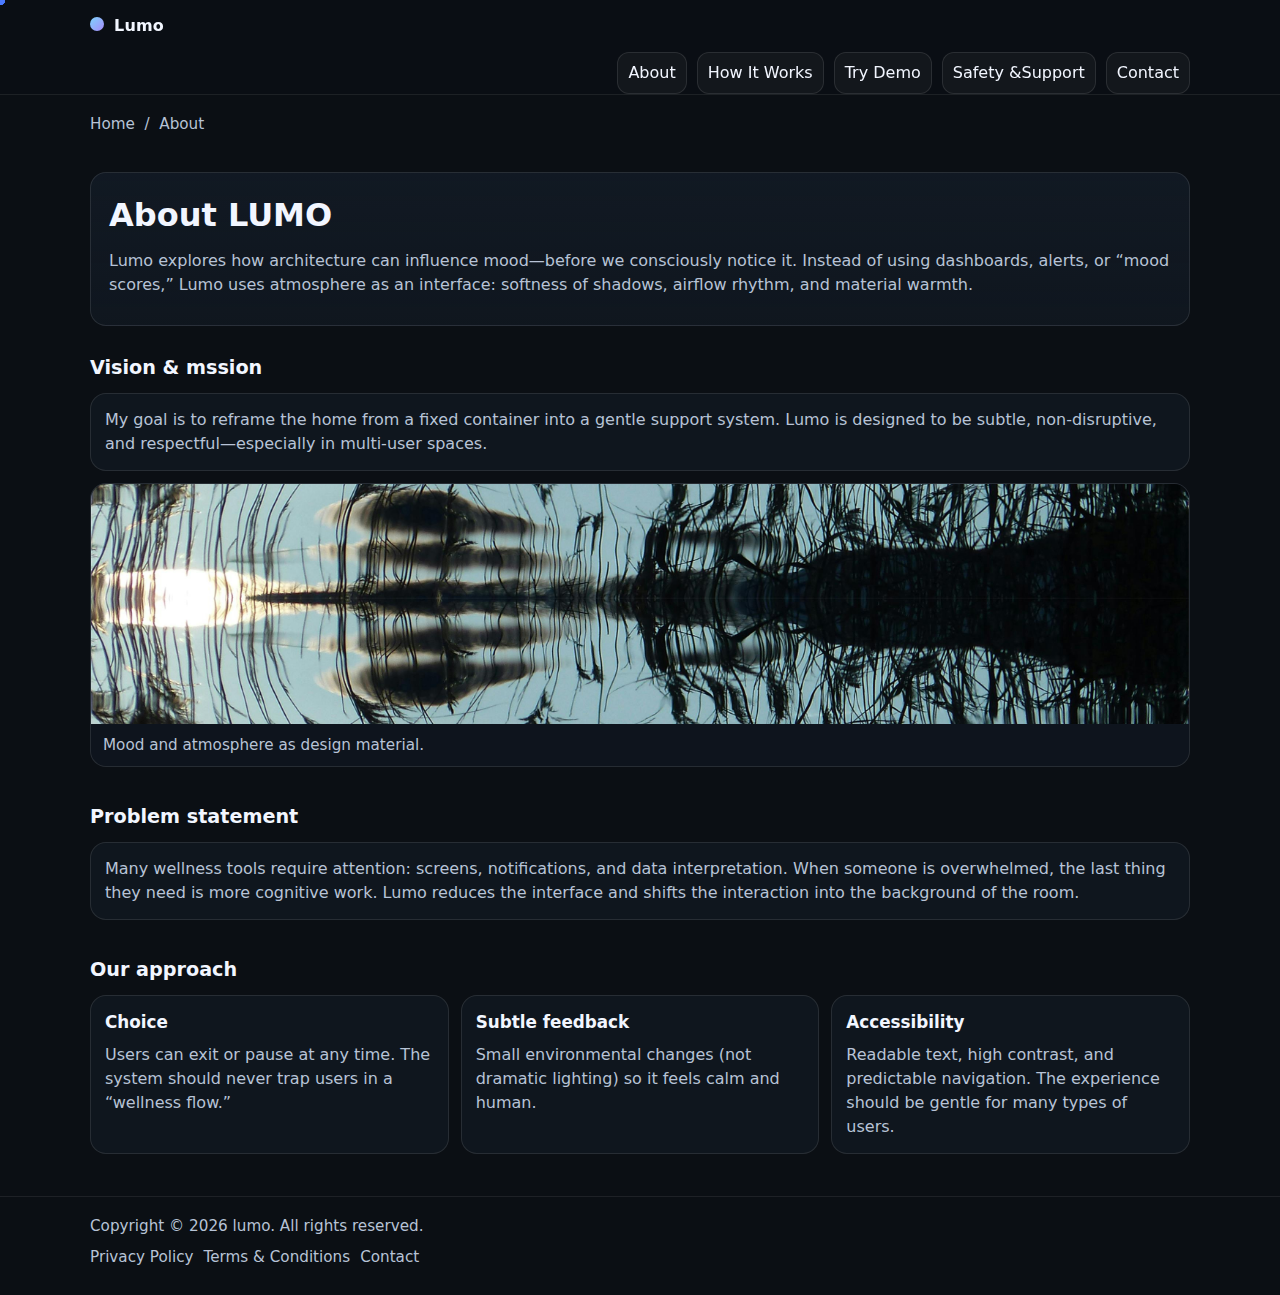
<file: about.html>
<!doctype html>
<html lang="en">
<head>
  <meta charset="utf-8" />
  <meta name="viewport" content="width=device-width, initial-scale=1" />
  <title>Lumo — About</title>
  <link rel="stylesheet" href="css/styles.css" />
  <script src="js/p5.min.js"></script>
  <script src="js/sketch.js"></script>
</head>
<body>
  <a class="skip-link" href="#main">Skip to content</a>

  <header class="siteHeader">
    <div class="container">
      <div class="headerRow">
        <a class="brand" href="index.html">
          <span class="brandMark" aria-hidden="true"></span>
          <span class="brandName">Lumo</span>
        </a>
        <button class="navPill" type="button" aria-expanded="false" aria-controls="site-nav">Menu</button>
      </div>

      <nav id="site-nav" class="siteNav" aria-label="Primary">
        <ul class="navList">
          <li><a href="about.html" aria-current="page">About</a></li>
          <li><a href="how-it-works.html">How It Works</a></li>
          <li><a href="try-demo.html">Try Demo</a></li>
          <li><a href="safety.html">Safety &Support</a></li>
          <li><a href="contact.html">Contact</a></li>
        </ul>
      </nav>
    </div>
  </header>

  <main id="main" class="container">
    <div class="breadcrumbs">
      <a href="index.html">Home</a> &nbsp;/&nbsp; <span>About</span>
    </div>

    <section class="hero">
      <div class="heroCard">
        <h1>About LUMO</h1>
        <p>
          Lumo explores how architecture can influence mood—before we consciously notice it. Instead of using dashboards, alerts, or “mood scores,”
           Lumo uses atmosphere as an interface: softness of shadows, airflow rhythm, and material warmth.
        </p>
      </div>
    </section>

    <section class="section">
      <h2 class="sectionTitle">Vision & mssion</h2>
      <div class="card">
        <p>
          My goal is to reframe the home from a fixed container into a gentle 
          support system. Lumo is designed to be subtle, non-disruptive, and respectful—especially in multi-user spaces.
        </p>
      </div>
      <div class="media" style="margin-top:12px;">
        <img src="assets/mood.jpg">
        <div class="mediaCaption">Mood and atmosphere as design material.</div>
      </div>
    </section>

    <section class="section">
      <h2 class="sectionTitle">Problem statement</h2>
      <div class="card">
        <p>
        Many wellness tools require attention: screens, notifications, and data interpretation. 
        When someone is overwhelmed, the last thing they need is more cognitive work. Lumo reduces the interface and shifts the interaction into the background of the room.
        </p>
      </div>
    </section>

    <section class="section">
      <h2 class="sectionTitle">Our approach</h2>
      <div class="grid3">
        <div class="card">
          <h3>Choice</h3>
          <p>Users can exit or pause at any time. The system should never trap users in a “wellness flow.”</p>
        </div>
        <div class="card">
          <h3>Subtle feedback</h3>
          <p>Small environmental changes (not dramatic lighting) so it feels calm and human.</p>
        </div>
        <div class="card">
          <h3>Accessibility</h3>
          <p>Readable text, high contrast, and predictable navigation. The experience should be gentle for many types of users.</p>
        </div>
      </div>
    </section>
  </main>

  <footer class="siteFooter">
    <div class="container">
      <div>Copyright © <span id="year"></span> lumo. All rights reserved.</div>
      <div class="footerLinks">
        <a href="safety.html">Privacy Policy</a>
        <a href="safety.html">Terms & Conditions</a>
        <a href="contact.html">Contact</a>
      </div>
    </div>
  </footer>

  <script src="js/main.js"></script>
</body>
</html>
</file>
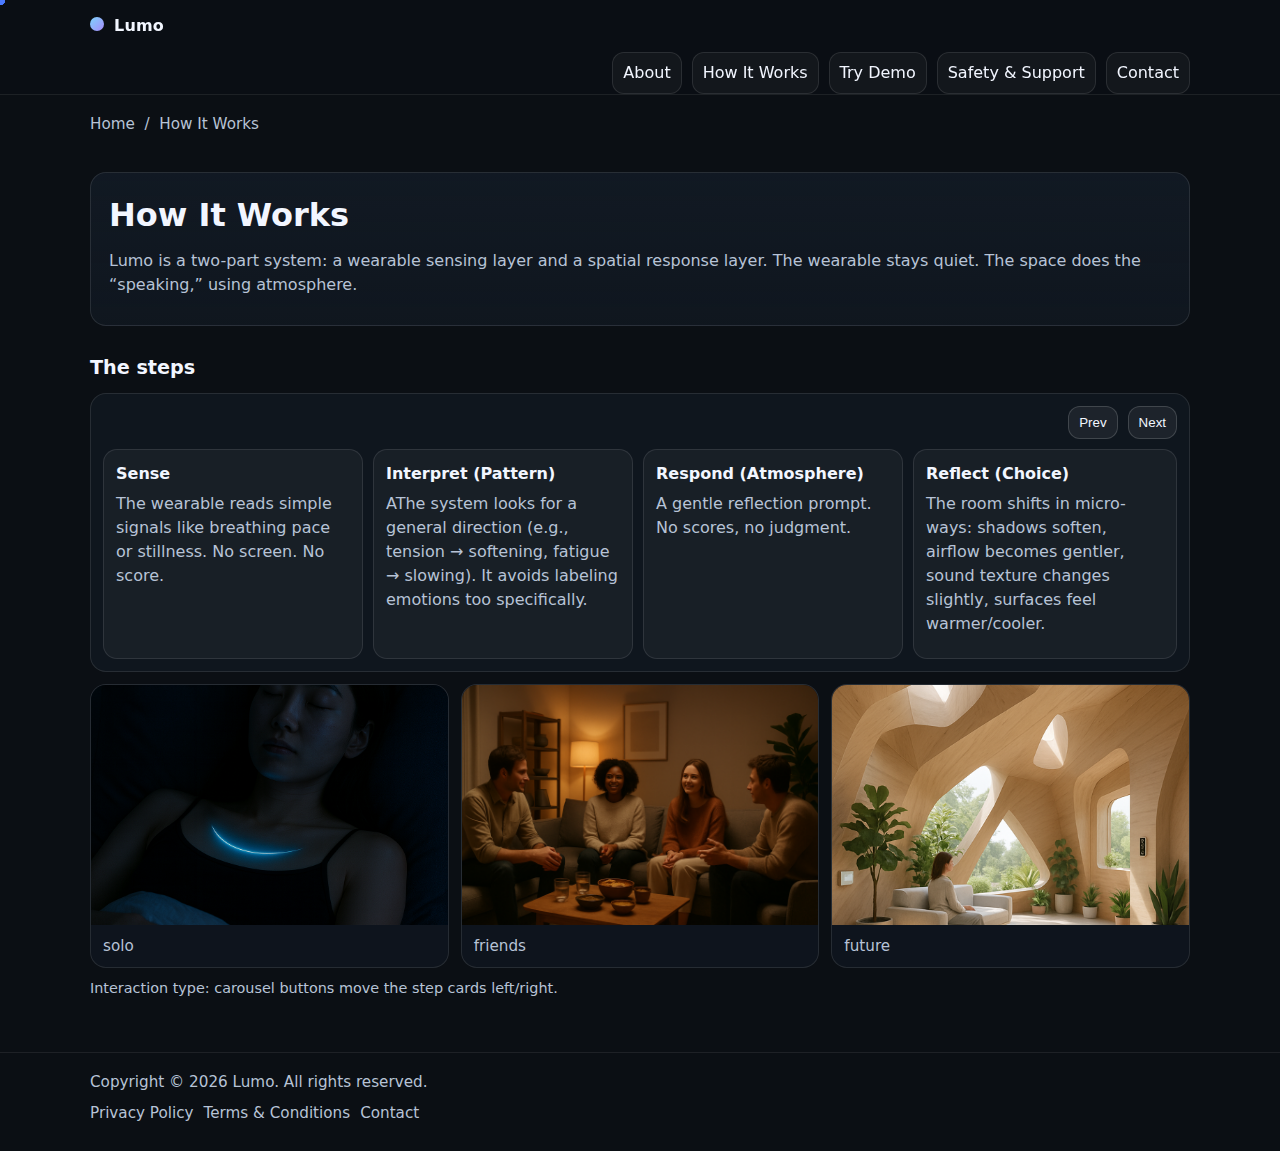
<file: how-it-works.html>
<!doctype html>
<html lang="en">
<head>
  <meta charset="utf-8" />
  <meta name="viewport" content="width=device-width, initial-scale=1" />
  <title>Lumo — How It Works</title>
  <link rel="stylesheet" href="css/styles.css" />
  <script src="js/p5.min.js"></script>
  <script src="js/sketch.js"></script>
</head>
<body>
  <a class="skip-link" href="#main">Skip to content</a>

  <header class="siteHeader">
    <div class="container">
      <div class="headerRow">
        <a class="brand" href="index.html">
          <span class="brandMark" aria-hidden="true"></span>
          <span class="brandName">Lumo</span>
        </a>
        <button class="navPill" type="button" aria-expanded="false" aria-controls="site-nav">Menu</button>
      </div>

      <nav id="site-nav" class="siteNav" aria-label="Primary">
        <ul class="navList">
          <li><a href="about.html">About</a></li>
          <li><a href="how-it-works.html" aria-current="page">How It Works</a></li>
          <li><a href="try-demo.html">Try Demo</a></li>
          <li><a href="safety.html">Safety & Support</a></li>
          <li><a href="contact.html">Contact</a></li>
        </ul>
      </nav>
    </div>
  </header>

  <main id="main" class="container">
    <div class="breadcrumbs">
      <a href="index.html">Home</a> &nbsp;/&nbsp; <span>How It Works</span>
    </div>

    <section class="hero">
      <div class="heroCard">
        <h1>How It Works</h1>
        <p>
          Lumo is a two-part system: a wearable sensing layer and a spatial response layer. The wearable stays quiet. The space does the “speaking,” using atmosphere.
        </p>
      </div>
    </section>

    <section class="section">
      <h2 class="sectionTitle">The steps</h2>

      <div class="carousel" aria-label="Steps carousel">
        <div class="carouselControls">
          <button class="carouselBtn carouselBtnPrev" type="button">Prev</button>
          <button class="carouselBtn carouselBtnNext" type="button">Next</button>
        </div>

        <div class="carouselViewport">
          <div class="carouselTrack">
            <div class="carouselSlide">
              <strong>Sense</strong>
              <p>The wearable reads simple signals like breathing pace or stillness. No screen. No score.</p>
            </div>
            <div class="carouselSlide">
              <strong>Interpret (Pattern)</strong>
              <p>AThe system looks for a general direction (e.g., tension → softening, fatigue → slowing). It avoids labeling emotions too specifically.</p>
            </div>
            <div class="carouselSlide">
              <strong>Respond (Atmosphere)</strong>
              <p>A gentle reflection prompt. No scores, no judgment.</p>
            </div>
            <div class="carouselSlide">
              <strong>Reflect (Choice)</strong>
              <p>The room shifts in micro-ways: shadows soften, airflow becomes gentler, sound texture changes slightly, surfaces feel warmer/cooler.</p>
            </div>
          </div>
        </div>
      </div>

      <div class="grid3" style="margin-top:12px;">
        <div class="media">
          <img src="assets/solo.png">
          <div class="mediaCaption">solo</div>
        </div>
        <div class="media">
          <img src="assets/friends.png">
          <div class="mediaCaption">friends</div>
        </div>
        <div class="media">
          <img src="assets/room.png">
          <div class="mediaCaption">future</div>
        </div>
      </div>


      <p class="formHint" style="margin-top:10px;">
        Interaction type: carousel buttons move the step cards left/right.
      </p>
    </section>
  </main>

  <footer class="siteFooter">
    <div class="container">
      <div>Copyright © <span id="year"></span> Lumo. All rights reserved.</div>
      <div class="footerLinks">
        <a href="safety.html">Privacy Policy</a>
        <a href="safety.html">Terms & Conditions</a>
        <a href="contact.html">Contact</a>
      </div>
    </div>
  </footer>

  <script src="js/main.js"></script>
</body>
</html>
</file>
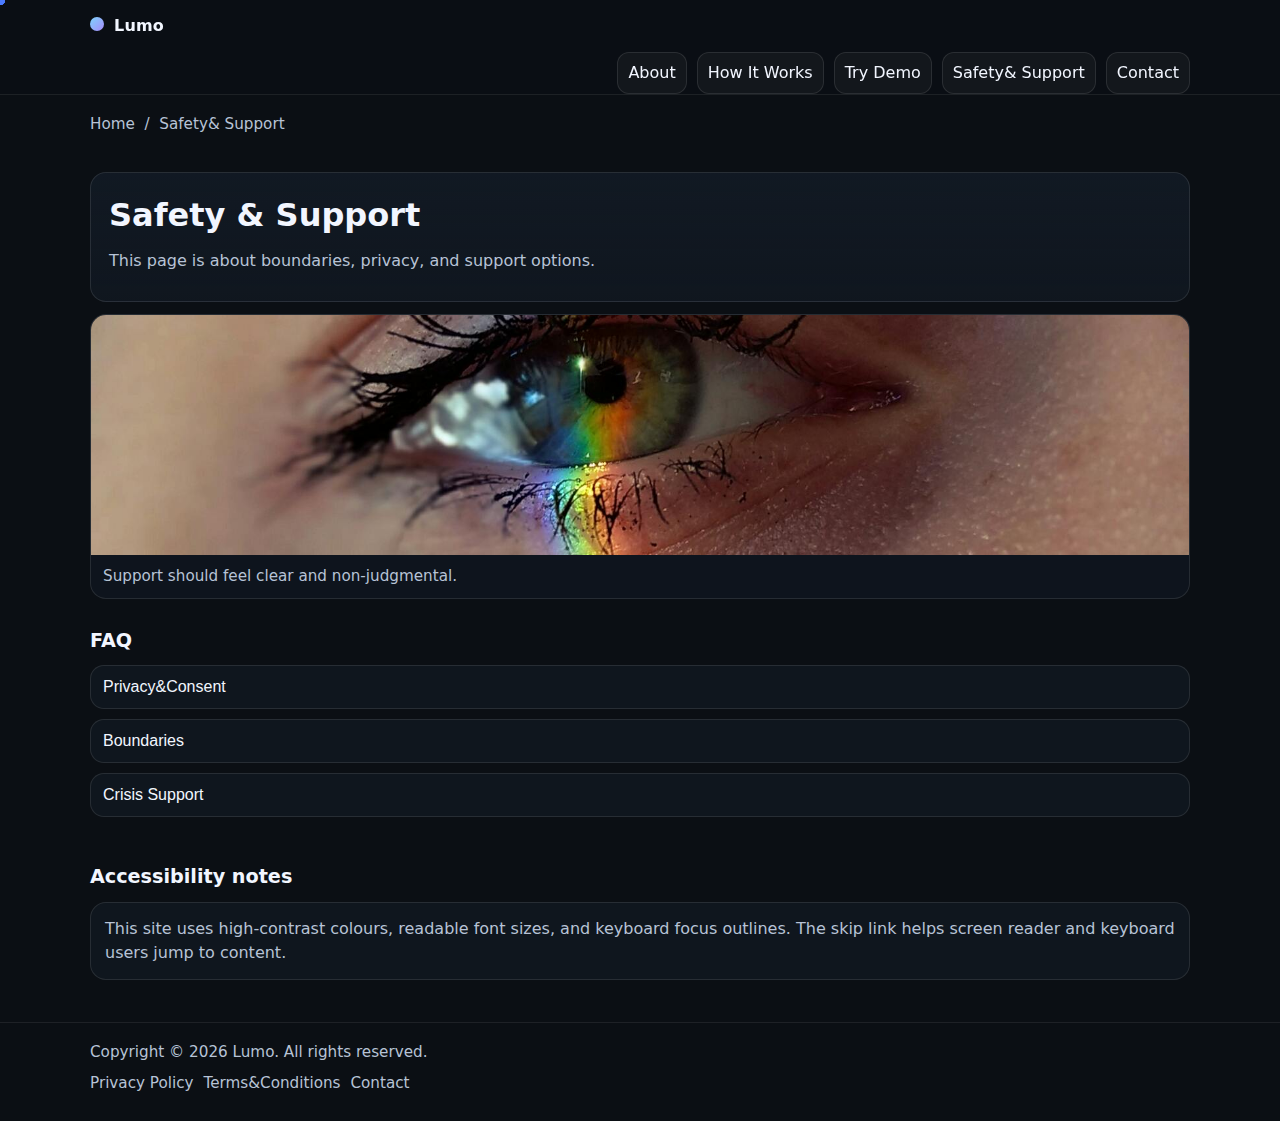
<file: safety.html>
<!doctype html>
<html lang="en">
<head>
  <meta charset="utf-8" />
  <meta name="viewport" content="width=device-width, initial-scale=1" />
  <title>Lumo — Safety & Support</title>
  <link rel="stylesheet" href="css/styles.css" />
  <script src="js/p5.min.js"></script>
  <script src="js/sketch.js"></script>
</head>
<body>
  <a class="skip-link" href="#main">Skip to content</a>

  <header class="siteHeader">
    <div class="container">
      <div class="headerRow">
        <a class="brand" href="index.html">
          <span class="brandMark" aria-hidden="true"></span>
          <span class="brandName">Lumo</span>
        </a>
        <button class="navPill" type="button" aria-expanded="false" aria-controls="site-nav">Menu</button>
      </div>

      <nav id="site-nav" class="siteNav" aria-label="Primary">
        <ul class="navList">
          <li><a href="about.html">About</a></li>
          <li><a href="how-it-works.html">How It Works</a></li>
          <li><a href="try-demo.html">Try Demo</a></li>
          <li><a href="safety.html" aria-current="page">Safety& Support</a></li>
          <li><a href="contact.html">Contact</a></li>
        </ul>
      </nav>
    </div>
  </header>

  <main id="main" class="container">
    <div class="breadcrumbs">
      <a href="index.html">Home</a> &nbsp;/&nbsp; <span>Safety& Support</span>
    </div>

    <section class="hero">
      <div class="heroCard">
        <h1>Safety & Support</h1>
        <p>
          This page is about boundaries, privacy, and support options.
        </p>
      </div>
      <div class="media" style="margin-top:12px;">
        <img src="assets/eyes.jpg">
        <div class="mediaCaption">Support should feel clear and non-judgmental.</div>
      </div>
    </section>

    <section class="section">
      <h2 class="sectionTitle">FAQ</h2>

      <div class="faqItem">
        <button class="faqQ" type="button" data-faq-button>Privacy&Consent</button>
        <div class="faqA">
          <p>
            If a system collects sensitive data, consent must be understandable and reversible.
            Users should see what is collected and why.
          </p>
        </div>
      </div>

      <div class="faqItem">
        <button class="faqQ" type="button" data-faq-button>Boundaries</button>
        <div class="faqA">
          <p>
           Lumo does not diagnose users. It supports reflection and calming routines, and it should not replace professional care.
          </p>
        </div>
      </div>

      <div class="faqItem">
        <button class="faqQ" type="button" data-faq-button>Crisis Support</button>
        <div class="faqA">
          <p>
            If you are in immediate danger, contact local emergency services. See the Safety page for support resources.
          </p>
        </div>
      </div>
    </section>

    <section class="section">
      <h2 class="sectionTitle">Accessibility notes</h2>
      <div class="card">
        <p>
          This site uses high-contrast colours, readable font sizes, and keyboard focus outlines.
          The skip link helps screen reader and keyboard users jump to content.
        </p>
      </div>
    </section>
  </main>

  <footer class="siteFooter">
    <div class="container">
      <div>Copyright © <span id="year"></span> Lumo. All rights reserved.</div>
      <div class="footerLinks">
        <a href="safety.html">Privacy Policy</a>
        <a href="safety.html">Terms&Conditions</a>
        <a href="contact.html">Contact</a>
      </div>
    </div>
  </footer>

  <script src="js/main.js"></script>
</body>
</html>
</file>
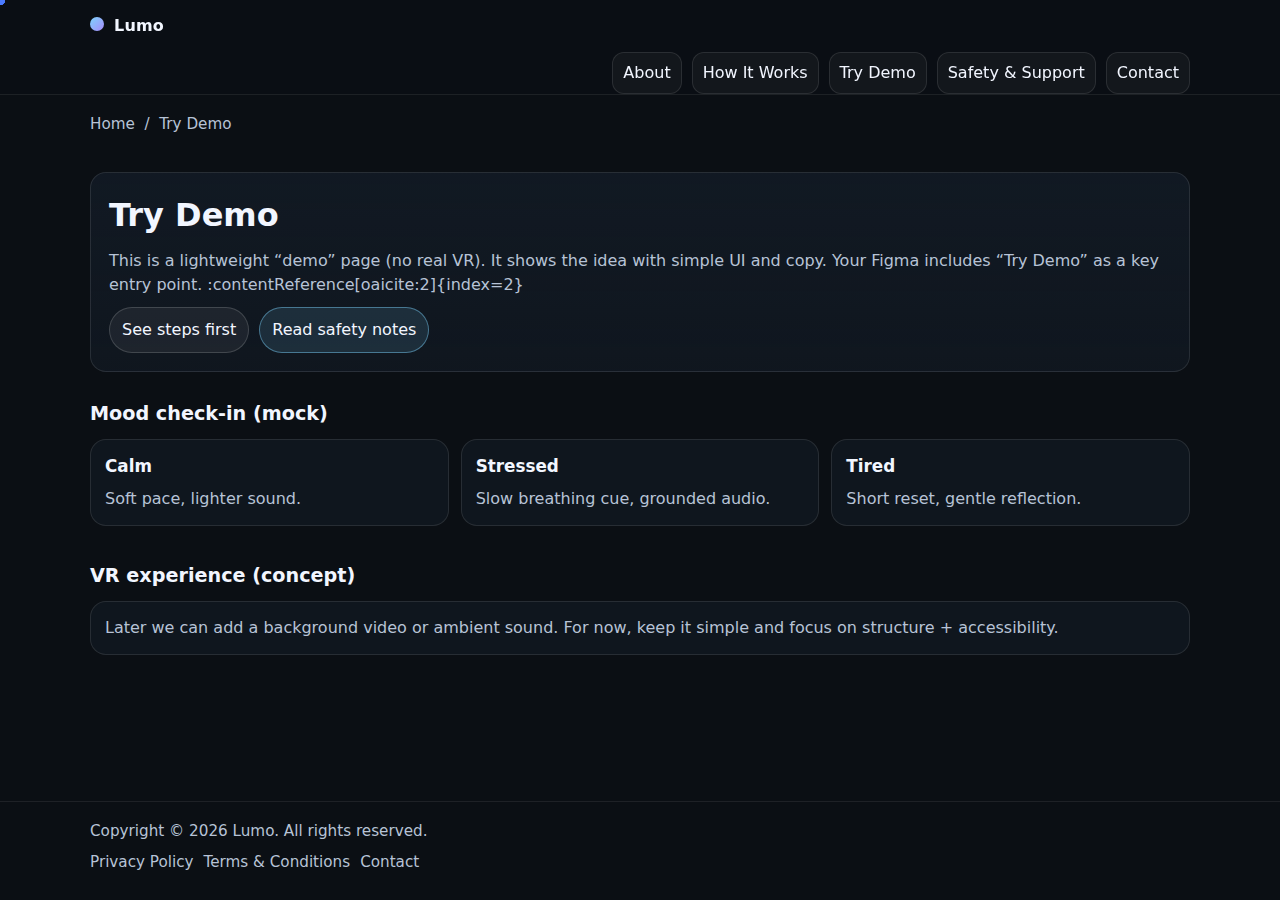
<file: try-demo.html>
<!doctype html>
<html lang="en">
<head>
  <meta charset="utf-8" />
  <meta name="viewport" content="width=device-width, initial-scale=1" />
  <title>Lumo — Try Demo</title>
  <link rel="stylesheet" href="css/styles.css" />
  <script src="js/p5.min.js"></script>
  <script src="js/sketch.js"></script>
</head>
<body>
  <a class="skip-link" href="#main">Skip to content</a>

  <header class="siteHeader">
    <div class="container">
      <div class="headerRow">
        <a class="brand" href="index.html">
          <span class="brandMark" aria-hidden="true"></span>
          <span class="brandName">Lumo</span>
        </a>
        <button class="navPill" type="button" aria-expanded="false" aria-controls="site-nav">Menu</button>
      </div>

      <nav id="site-nav" class="siteNav" aria-label="Primary">
        <ul class="navList">
          <li><a href="about.html">About</a></li>
          <li><a href="how-it-works.html">How It Works</a></li>
          <li><a href="try-demo.html" aria-current="page">Try Demo</a></li>
          <li><a href="safety.html">Safety & Support</a></li>
          <li><a href="contact.html">Contact</a></li>
        </ul>
      </nav>
    </div>
  </header>

  <main id="main" class="container">
    <div class="breadcrumbs">
      <a href="index.html">Home</a> &nbsp;/&nbsp; <span>Try Demo</span>
    </div>

    <section class="hero">
      <div class="heroCard">
        <h1>Try Demo</h1>
        <p>
          This is a lightweight “demo” page (no real VR). It shows the idea with simple UI and copy.
          Your Figma includes “Try Demo” as a key entry point. :contentReference[oaicite:2]{index=2}
        </p>
        <div class="btnRow">
          <a class="btn" href="how-it-works.html">See steps first</a>
          <a class="btn btnPrimary" href="safety.html">Read safety notes</a>
        </div>
      </div>
    </section>

    <section class="section">
      <h2 class="sectionTitle">Mood check-in (mock)</h2>
      <div class="grid3">
        <div class="card"><h3>Calm</h3><p>Soft pace, lighter sound.</p></div>
        <div class="card"><h3>Stressed</h3><p>Slow breathing cue, grounded audio.</p></div>
        <div class="card"><h3>Tired</h3><p>Short reset, gentle reflection.</p></div>
      </div>
    </section>

    <section class="section">
      <h2 class="sectionTitle">VR experience (concept)</h2>
      <div class="card">
        <p>
          Later we can add a background video or ambient sound. For now, keep it simple and focus on
          structure + accessibility.
        </p>
      </div>
    </section>
  </main>

  <footer class="siteFooter">
    <div class="container">
      <div>Copyright © <span id="year"></span> Lumo. All rights reserved.</div>
      <div class="footerLinks">
        <a href="safety.html">Privacy Policy</a>
        <a href="safety.html">Terms & Conditions</a>
        <a href="contact.html">Contact</a>
      </div>
    </div>
  </footer>

  <script src="js/main.js"></script>
</body>
</html>
</file>
<file: css/styles.css>
/* styles.css
   References:
   - w3schools CSS
*/

:root{
  --bg: #0b0f14;
  --panel: #121a24;
  --text: #f2f6ff;
  --muted: #b7c3d6;
  --line: #2a3a52;
  --accent: #7dd3fc;   
  --accent2: #a78bfa;  
  --warning: #fda4af;
  --radius: 16px;
  --max: 1100px;
}

/* Basic reset */
*{ box-sizing: border-box; }
html{ 
  font-size: 16px; 
  height: 100%;
}
body{
  margin: 0;
  font-family: system-ui, -apple-system, Segoe UI, Roboto, Arial, sans-serif;
  background: var(--bg);
  color: var(--text);
  line-height: 1.5;
  height: 100%;
  min-height: 100vh;
  display: flex;
  flex-direction: column;
}

/* main flex 1 for sticky footer no matter screen size */
main{
  flex: 1;
}

a{ color: inherit; }
a:focus{ outline: 2px solid var(--accent); outline-offset: 3px; }

.skip-link{
  position: absolute;
  top: -40px;
  left: 12px;
  background: var(--text);
  color: #000;
  padding: 8px 10px;
  border-radius: 10px;
  z-index: 9999;
}
.skip-link:focus{ top: 12px; }

.container{
  width: min(var(--max), 92vw);
  margin: 0 auto;
}


/* Header + Nav */
.siteHeader{
  position: sticky;
  top: 0;
  z-index: 100;
  border-bottom: 1px solid rgba(255,255,255,.08);
  backdrop-filter: blur(10px);
  background: rgba(11,15,20,.75);
}
.headerRow{
  display: flex;
  align-items: center;
  justify-content: space-between;
  padding: 14px 0;
  gap: 14px;
}
.brand{
  display: flex;
  align-items: baseline;
  gap: 10px;
  text-decoration: none;
}
.brandMark{
  width: 14px;
  height: 14px;
  border-radius: 999px;
  background: linear-gradient(135deg, var(--accent), var(--accent2));
  display: inline-block;
}
.brandName{
  font-weight: 700;
  letter-spacing: .2px;
}
.navPill{
  border: 1px solid rgba(255,255,255,.18);
  background: rgba(255,255,255,.06);
  color: var(--text);
  padding: 10px 12px;
  border-radius: 999px;
  cursor: pointer;
}
.navPill:hover{ background: rgba(255,255,255,.10); }

.siteNav{
  display: none;
  padding-bottom: 14px;
}
.siteNav.isOpen{ display: block; }

.navList{
  list-style: none;
  padding: 0;
  margin: 0;
  display: grid;
  gap: 8px;
}
.navList a{
  display: block;
  padding: 10px 12px;
  border-radius: 12px;
  text-decoration: none;
  border: 1px solid rgba(255,255,255,.10);
  background: rgba(255,255,255,.04);
}
.navList a:hover{ background: rgba(255,255,255,.08); }

@media (min-width: 820px){
  .navPill{ display: none; }
  .siteNav{ display: block; padding: 0; }
  .navList{
    display: flex;
    gap: 10px;
    justify-content: flex-end;
  }
  .navList a{ padding: 8px 10px; }
}

/* Breadcrumbs */
.breadcrumbs{
  margin: 18px 0 10px;
  color: var(--muted);
  font-size: .95rem;
}
.breadcrumbs a{ color: var(--muted); text-decoration: none; }
.breadcrumbs a:hover{ text-decoration: underline; }

/* Hero */
.hero{
  padding: 26px 0 10px;
}
.heroGrid{
  display: grid;
  gap: 14px;
}
.heroCard{
  border: 1px solid rgba(255,255,255,.10);
  background: linear-gradient(180deg, rgba(18,26,36,.95), rgba(18,26,36,.70));
  border-radius: var(--radius);
  padding: 18px;
}
h1{ margin: 0 0 10px; font-size: 2rem; }
p{ margin: 0 0 10px; color: var(--muted); }

.btnRow{ display: flex; flex-wrap: wrap; gap: 10px; margin-top: 10px; }
.btn{
  display: inline-block;
  padding: 10px 12px;
  border-radius: 999px;
  text-decoration: none;
  border: 1px solid rgba(255,255,255,.16);
  background: rgba(255,255,255,.06);
}
.btnPrimary{
  border-color: rgba(125,211,252,.45);
  background: rgba(125,211,252,.12);
}
.btn:hover{ background: rgba(255,255,255,.10); }

/* Sections + cards */
.section{
  padding: 18px 0;
}
.sectionTitle{
  font-size: 1.2rem;
  margin: 0 0 10px;
}
.grid3{
  display: grid;
  gap: 12px;
}
@media (min-width: 900px){
  .grid3{ grid-template-columns: repeat(3, 1fr); }
}
.card{
  border: 1px solid rgba(255,255,255,.10);
  background: rgba(18,26,36,.65);
  border-radius: var(--radius);
  padding: 14px;
}
.card h3{ margin: 0 0 8px; font-size: 1.05rem; }
.card p{ margin: 0; }

/* Carousel-ish step strip */
.carousel{
  border: 1px solid rgba(255,255,255,.10);
  background: rgba(18,26,36,.65);
  border-radius: var(--radius);
  padding: 12px;
}
.carouselControls{
  display: flex;
  gap: 10px;
  justify-content: flex-end;
  margin-bottom: 10px;
}
.carouselBtn{
  border: 1px solid rgba(255,255,255,.16);
  background: rgba(255,255,255,.06);
  color: var(--text);
  padding: 8px 10px;
  border-radius: 12px;
  cursor: pointer;
}
.carouselViewport{
  overflow: hidden;
}
.carouselTrack{
  display: flex;
  gap: 10px;
  transition: transform .25s ease;
}
.carouselSlide{
  min-width: 260px;
  border: 1px solid rgba(255,255,255,.10);
  background: rgba(255,255,255,.04);
  border-radius: 14px;
  padding: 12px;
}
.carouselSlide strong{ display: block; margin-bottom: 6px; }

/* FAQ accordion */
.faqItem{
  border: 1px solid rgba(255,255,255,.10);
  border-radius: 14px;
  overflow: hidden;
  background: rgba(18,26,36,.65);
  margin-bottom: 10px;
}
.faqQ{
  width: 100%;
  text-align: left;
  padding: 12px 12px;
  background: transparent;
  border: 0;
  color: var(--text);
  font-size: 1rem;
  cursor: pointer;
}
.faqA{
  padding: 0 12px 12px;
  color: var(--muted);
  display: none;
}
.faqItem.open .faqA{ display: block; }

/* Forms */
label{ display:block; margin: 10px 0 6px; }
input, textarea{
  width: 100%;
  padding: 10px 10px;
  border-radius: 12px;
  border: 1px solid rgba(255,255,255,.14);
  background: rgba(0,0,0,.25);
  color: var(--text);
}
textarea{ min-height: 110px; }
.formHint{ font-size: .9rem; color: var(--muted); }
.formError{ color: var(--warning); margin-top: 8px; }

.siteFooter{
  border-top: 1px solid rgba(255,255,255,.08);
  margin-top: 24px;
  padding: 18px 0 26px;
  color: var(--muted);
  font-size: .95rem;
}
.footerLinks{
  display: flex;
  flex-wrap: wrap;
  gap: 10px;
  margin-top: 8px;
}
.footerLinks a{ color: var(--muted); text-decoration: none; }
.footerLinks a:hover{ text-decoration: underline; }

/* Responsive images */
.media {
  border: 1px solid rgba(255,255,255,.10);
  background: rgba(18,26,36,.55);
  border-radius: var(--radius);
  overflow: hidden;
}

.media img{
  width: 100%;
  height: auto;
  display: block;
  width: 100%;
  height: 240px;
  object-fit: cover;
  display: block;
}

.mediaCaption{
  padding: 10px 12px;
  color: var(--muted);
  font-size: .95rem;
}
</file>
